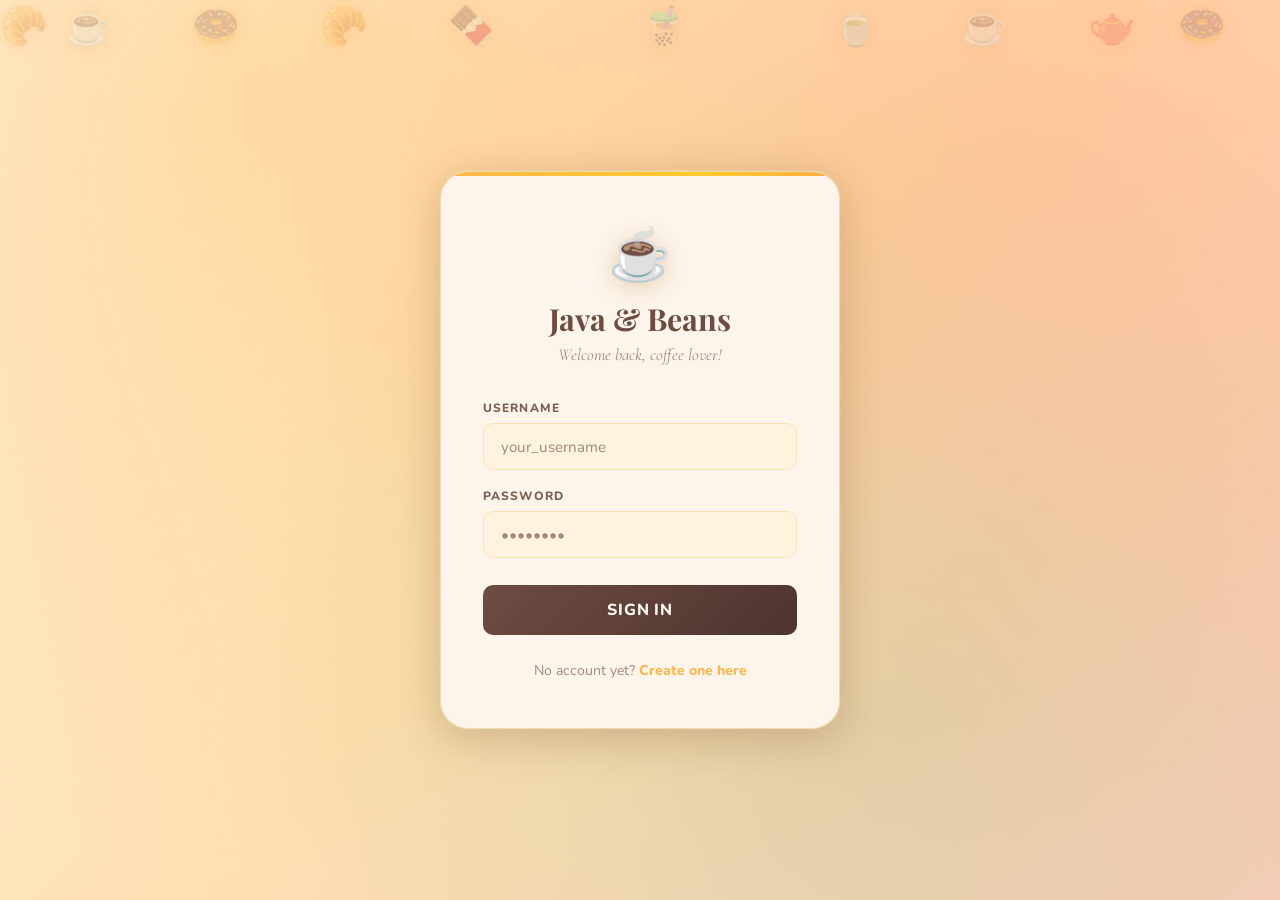
<file: index.html>
<!DOCTYPE html>
<html lang="en">
<head>
  <meta charset="UTF-8">
  <meta name="viewport" content="width=device-width, initial-scale=1.0">
  <title>Java & Beans — Login</title>
  <link rel="stylesheet" href="style.css">
</head>
<body>
  <div class="bg-float" aria-hidden="true">
  <span>☕</span><span>🍩</span><span>🥐</span>
  <span>🍫</span><span>🧋</span><span>🍵</span>
  <span>☕</span><span>🫖</span><span>🍩</span><span>🥐</span>
</div>
  <div class="auth-page">
    <div class="auth-card">
      <div class="auth-brand">
        <span class="cup-icon">☕</span>
        <h1>Java & Beans</h1>
        <p>Welcome back, coffee lover!</p>
      </div>

      <div class="field">
        <label for="login-user">Username</label>
        <input type="text" id="login-user" placeholder="your_username">
      </div>

      <div class="field">
        <label for="login-pass">Password</label>
        <input type="password" id="login-pass" placeholder="••••••••">
      </div>

      <button class="btn-primary" id="login-btn">Sign In</button>

      <p class="auth-footer">
        No account yet? <a href="register.html">Create one here</a>
      </p>
    </div>
  </div>

  <script src="script.js"></script>
</body>
</html>
</file>
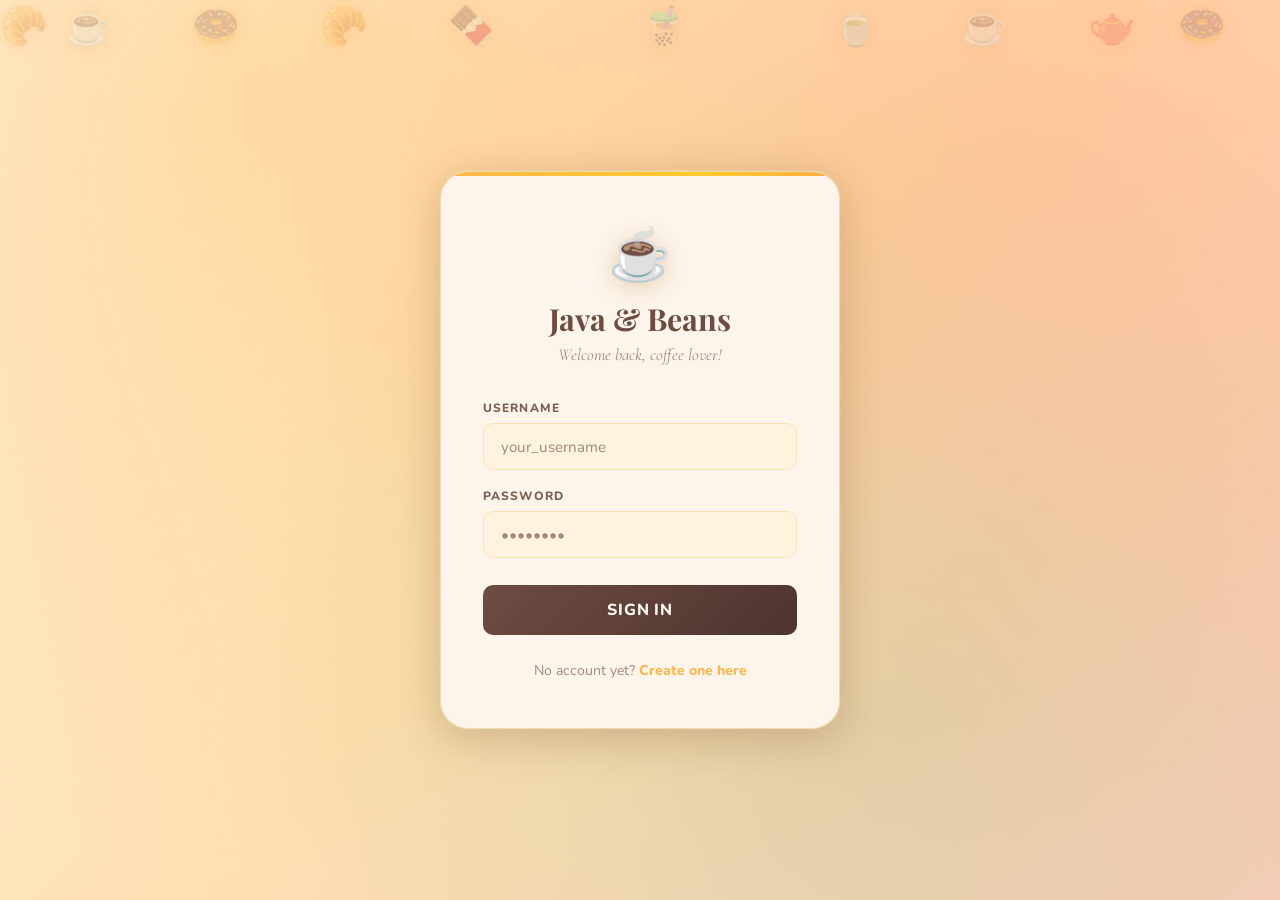
<file: cart.html>
<!DOCTYPE html>
<html lang="en">
<head>
  <meta charset="UTF-8">
  <meta name="viewport" content="width=device-width, initial-scale=1.0">
  <title>Java & Beans — Cart</title>
  <link rel="stylesheet" href="style.css">
</head>
<body>
<div class="bg-float" aria-hidden="true">
  <span>☕</span><span>🍩</span><span>🥐</span>
  <span>🍫</span><span>🧋</span><span>🍵</span>
  <span>☕</span><span>🫖</span><span>🍩</span><span>🥐</span>
</div>
  <nav class="navbar">
    <div class="logo"><span>☕</span> Java & Beans</div>
    <div class="nav-links">
      <a href="dashboard.html">Home</a>
      <a href="menu.html">Menu</a>
      <a href="cart.html" class="active">Cart <span class="cart-badge" id="cart-count">0</span></a>
      <button class="logout-btn" id="logout-btn">Sign out</button>
    </div>
  </nav>

  <div class="page">
    <h1 class="page-heading">Your Cart</h1>
    <p class="page-subheading">Almost there — review your order below</p>

    <div class="cart-layout">
      <div class="cart-items-box" id="cart-items">
        <!-- filled by script.js -->
      </div>

      <div class="cart-summary">
        <h2>Order Summary</h2>
        <div id="summary-rows"></div>
        <div class="summary-row">
          <span>Total</span>
          <span id="total-price">₱0</span>
        </div>
        <button class="btn-checkout" onclick="checkout()">Place Order ✓</button>
        <a href="menu.html" style="display:block; text-align:center; margin-top:0.8rem; font-size:0.85rem; color:var(--text-muted); text-decoration:none;">+ Add more items</a>
      </div>
    </div>
  </div>

  <script src="script.js"></script>
</body>
</html>
</file>
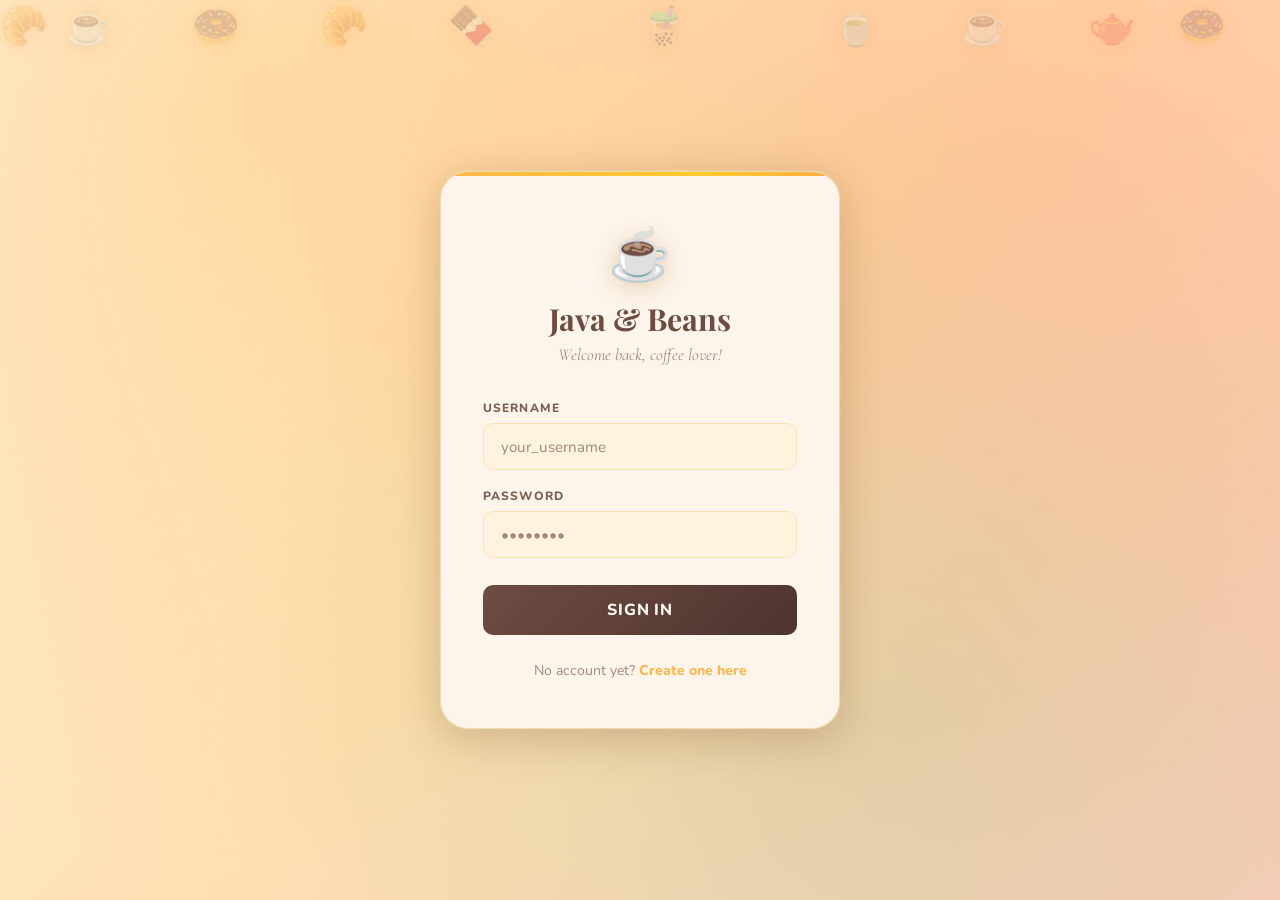
<file: menu.html>
<!DOCTYPE html>
<html lang="en">
<head>
  <meta charset="UTF-8">
  <meta name="viewport" content="width=device-width, initial-scale=1.0">
  <title>Java & Beans — Menu</title>
  <link rel="stylesheet" href="style.css">
</head>
<body>
<div class="bg-float" aria-hidden="true">
  <span>☕</span><span>🍩</span><span>🥐</span>
  <span>🍫</span><span>🧋</span><span>🍵</span>
  <span>☕</span><span>🫖</span><span>🍩</span><span>🥐</span>
</div>
  <nav class="navbar">
    <div class="logo"><span>☕</span> Java & Beans</div>
    <div class="nav-links">
      <a href="dashboard.html">Home</a>
      <a href="menu.html" class="active">Menu</a>
      <a href="cart.html">Cart <span class="cart-badge" id="cart-count">0</span></a>
      <button class="logout-btn" id="logout-btn">Sign out</button>
    </div>
  </nav>

  <div class="page">
    <h1 class="page-heading">Our Coffee Menu</h1>
    <p class="page-subheading">Handcrafted with love, served with warmth ☀️</p>
    <div id="menu-list" class="menu-grid"></div>
  </div>

  <script src="script.js"></script>
</body>
</html>
</file>
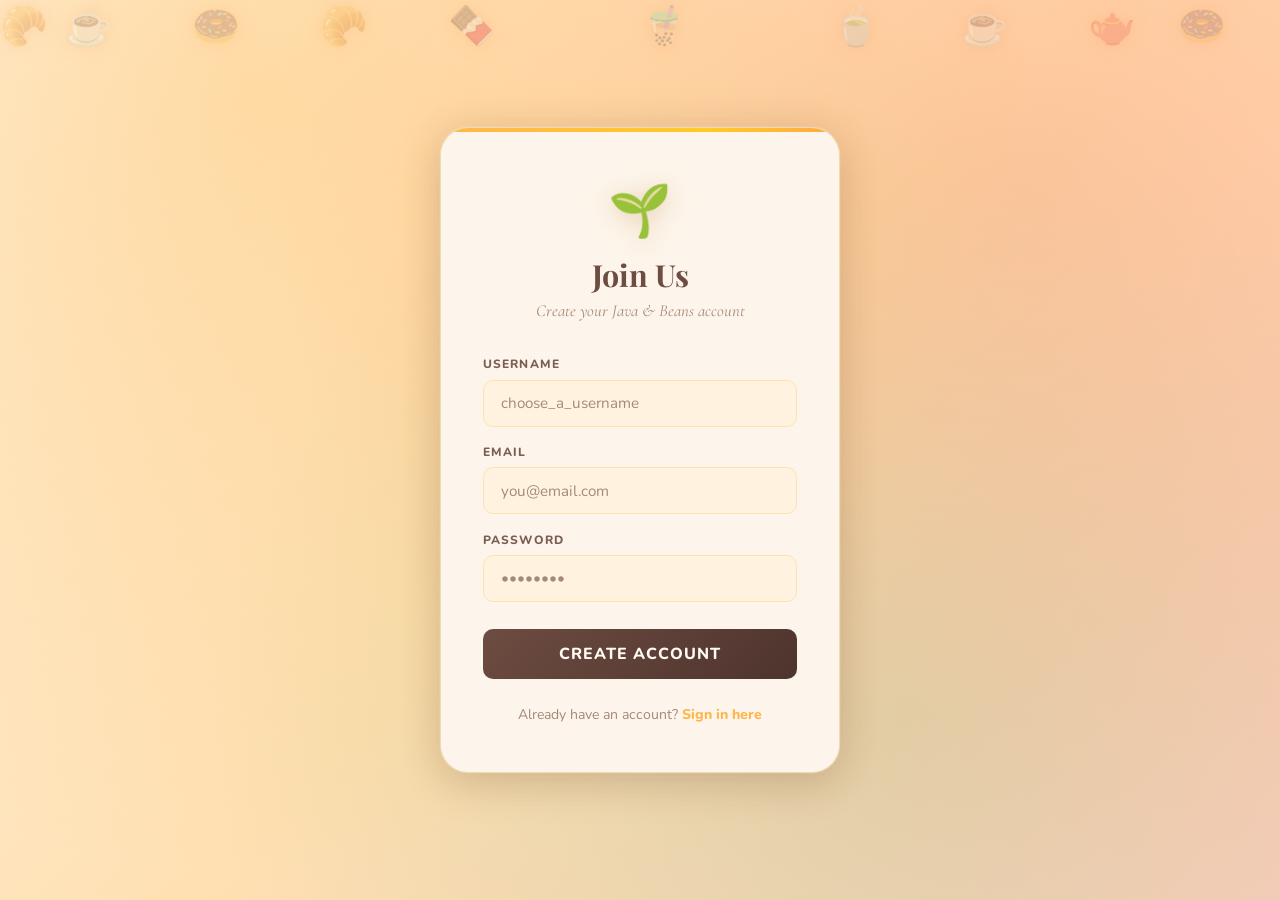
<file: register.html>
<!DOCTYPE html>
<html lang="en">
<head>
  <meta charset="UTF-8">
  <meta name="viewport" content="width=device-width, initial-scale=1.0">
  <title>Java & Beans — Create Account</title>
  <link rel="stylesheet" href="style.css">
</head>
<body>
  <div class="bg-float" aria-hidden="true">
  <span>☕</span><span>🍩</span><span>🥐</span>
  <span>🍫</span><span>🧋</span><span>🍵</span>
  <span>☕</span><span>🫖</span><span>🍩</span><span>🥐</span>
</div>
  <div class="auth-page">
    <div class="auth-card">
      <div class="auth-brand">
        <span class="cup-icon">🌱</span>
        <h1>Join Us</h1>
        <p>Create your Java & Beans account</p>
      </div>

      <div class="field">
        <label for="reg-user">Username</label>
        <input type="text" id="reg-user" placeholder="choose_a_username">
      </div>

      <div class="field">
        <label for="reg-email">Email</label>
        <input type="email" id="reg-email" placeholder="you@email.com">
      </div>

      <div class="field">
        <label for="reg-pass">Password</label>
        <input type="password" id="reg-pass" placeholder="••••••••">
      </div>

      <button class="btn-primary" id="register-btn">Create Account</button>

      <p class="auth-footer">
        Already have an account? <a href="index.html">Sign in here</a>
      </p>
    </div>
  </div>

  <script src="script.js"></script>
</body>
</html>
</file>
<file: style.css>
@import url('https://fonts.googleapis.com/css2?family=Playfair+Display:ital,wght@0,400;0,600;0,700;1,400&family=Nunito:wght@400;500;600;700;800&family=Cormorant+Garamond:ital,wght@0,400;0,600;1,400&display=swap');

/* ══════════════════════════════════════
   COFFEE HOUSE — Design System
   Warm, atmospheric, artisan coffeehouse
   ══════════════════════════════════════ */

:root {
  /* Core Palette */
   --cream:        #fffaf3;
  --warm-white:   #ffffff;
  --latte:        #ffe0b2;
  --caramel:      #ffb74d;
  --espresso:     #6d4c41;
  --mocha:        #4e342e;
  --foam:         #fff3e0;
  --sage:         #81c784;
  --blush:        #ffccbc;
  --gold:         #ffca28;
  --amber:        #ff8a65;

  /* Text */
  --text-main:    #3E2723;
  --text-soft:    #7B5E52;
  --text-muted:   #A58878;

  /* Shadows */
  --shadow-soft:  0 4px 24px rgba(92, 61, 46, 0.12);
  --shadow-card:  0 12px 40px rgba(92, 61, 46, 0.18);
  --shadow-glow:  0 0 40px rgba(200, 150, 90, 0.20);

  /* Shape */
  --radius:       18px;
  --radius-sm:    10px;
  --radius-lg:    28px;
}

/* ── RESET ── */
*, *::before, *::after {
  box-sizing: border-box;
  margin: 0;
  padding: 0;
}

/* ══════════════════════════════════════
   BODY — Rich Coffee Shop Atmosphere
   ══════════════════════════════════════ */
body {
  font-family: 'Nunito', sans-serif;
  color: var(--text-main);
  min-height: 100vh;
  position: relative;
  overflow-x: hidden;

  /* Deep, warm dark wood base */
  background: linear-gradient(
    135deg,
    #fff7f0 0%,
    #ffe8d6 35%,
    #fcd5ce 70%,
    #fae1dd 100%
  );
}

/* ── LAYERED ATMOSPHERIC BACKGROUND ── */
body::before {
  content: '';
  position: fixed;
  inset: 0;
  z-index: 0;
  pointer-events: none;

  background:
    radial-gradient(circle at 20% 10%, rgba(255, 183, 77, 0.35), transparent 60%),
    radial-gradient(circle at 80% 20%, rgba(255, 138, 101, 0.30), transparent 60%),
    radial-gradient(circle at 70% 80%, rgba(129, 199, 132, 0.25), transparent 60%),
    linear-gradient(135deg, #fff3e0 0%, #ffe0b2 50%, #ffccbc 100%);
}
/* ── STEAM / BOKEH PARTICLES ── */
body::after {
  content: '';
  position: fixed;
  inset: 0;
  z-index: 0;
  pointer-events: none;

  /* Subtle grain texture for the worn wood / paper feel */
  background-image:
    url("data:image/svg+xml,%3Csvg xmlns='http://www.w3.org/2000/svg' width='300' height='300'%3E%3Cfilter id='n'%3E%3CfeTurbulence type='fractalNoise' baseFrequency='0.75' numOctaves='4' stitchTiles='stitch'/%3E%3C/filter%3E%3Crect width='300' height='300' filter='url(%23n)' opacity='0.04'/%3E%3C/svg%3E");
  background-repeat: repeat;
  background-size: 200px 200px;
  opacity: 0.25;
}

/* ── FLOATING COFFEE ICON LAYER ── */
/* ── FLOATING COFFEE ICONS (ENHANCED & VISIBLE) ── */
.bg-float {
  position: fixed;
  inset: 0;
  z-index: 0;
  pointer-events: none;
  overflow: hidden;
}

.bg-float span {
  position: absolute;
  font-size: clamp(26px, 3vw, 48px);

  /* MORE VISIBLE */
  opacity: 0.25;

  /* REMOVE blur (makes icons clearer) */
  filter: none;

  /* COLORFUL GLOW */
  text-shadow:
    0 0 8px rgba(255, 183, 77, 0.6),
    0 0 14px rgba(255, 138, 101, 0.5);

  animation: floatUp 14s linear infinite;
}

/* RANDOM POSITIONS */
.bg-float span:nth-child(1)  { left: 5%;  animation-delay: 0s; }
.bg-float span:nth-child(2)  { left: 15%; animation-delay: 2s; }
.bg-float span:nth-child(3)  { left: 25%; animation-delay: 4s; }
.bg-float span:nth-child(4)  { left: 35%; animation-delay: 1s; }
.bg-float span:nth-child(5)  { left: 50%; animation-delay: 3s; }
.bg-float span:nth-child(6)  { left: 65%; animation-delay: 5s; }
.bg-float span:nth-child(7)  { left: 75%; animation-delay: 2.5s; }
.bg-float span:nth-child(8)  { left: 85%; animation-delay: 6s; }
.bg-float span:nth-child(9)  { left: 92%; animation-delay: 3.5s; }

/* SMOOTHER & MORE VISIBLE ANIMATION */
@keyframes floatUp {
  0% {
    transform: translateY(110vh) scale(0.9) rotate(0deg);
    opacity: 0;
  }
  10% {
    opacity: 0.35;
  }
  50% {
    opacity: 0.3;
    transform: translateY(40vh) scale(1.1) rotate(8deg);
  }
  90% {
    opacity: 0.35;
  }
  100% {
    transform: translateY(-10vh) scale(1) rotate(-5deg);
    opacity: 0;
  }
}

.bg-float span:nth-child(even) {
  color: #ff8a65; /* warm orange */
}

.bg-float span:nth-child(odd) {
  color: #ffb74d; /* soft gold */
}

/* ══════════════════════════════════════
   NAVBAR
   ══════════════════════════════════════ */
.navbar {
  position: sticky;
  top: 0;
  z-index: 100;
  display: flex;
  justify-content: space-between;
  align-items: center;
  padding: 0 2.5rem;
  height: 70px;

  /* Frosted dark wood bar */
  background: rgba(30, 16, 8, 0.80);
  backdrop-filter: blur(18px) saturate(1.4);
  -webkit-backdrop-filter: blur(18px) saturate(1.4);
  border-bottom: 1px solid rgba(212, 168, 67, 0.20);
  box-shadow: 0 2px 32px rgba(0, 0, 0, 0.35);
}

.logo {
  font-family: 'Playfair Display', serif;
  font-size: 1.45rem;
  font-weight: 700;
  color: var(--cream);
  letter-spacing: 0.02em;
  display: flex;
  align-items: center;
  gap: 0.5rem;
  text-shadow: 0 1px 8px rgba(212, 168, 67, 0.3);
}

.logo span {
  font-size: 1.6rem;
  filter: drop-shadow(0 0 6px rgba(212, 168, 67, 0.5));
}

.nav-links {
  display: flex;
  align-items: center;
  gap: 0.4rem;
}

.nav-links a {
  font-size: 0.88rem;
  font-weight: 700;
  color: rgba(253, 246, 238, 0.70);
  text-decoration: none;
  padding: 0.42rem 1rem;
  border-radius: 50px;
  letter-spacing: 0.03em;
  transition: all 0.22s ease;
}

.nav-links a:hover {
  background: rgba(212, 168, 67, 0.15);
  color: var(--gold);
}

.nav-links a.active {
  background: var(--caramel);
  color: var(--cream);
  box-shadow: 0 2px 12px rgba(200, 150, 90, 0.40);
}

/* ── LOGOUT BUTTON ── */
.logout-btn {
  font-family: 'Nunito', sans-serif;
  font-size: 0.85rem;
  font-weight: 700;
  color: rgba(253, 246, 238, 0.65);
  background: transparent;
  border: 1px solid rgba(212, 168, 67, 0.30);
  border-radius: 50px;
  padding: 0.4rem 1rem;
  cursor: pointer;
  transition: all 0.22s ease;
  letter-spacing: 0.03em;
}

.logout-btn:hover {
  background: rgba(212, 168, 67, 0.15);
  color: var(--gold);
  border-color: rgba(212, 168, 67, 0.55);
}

/* ══════════════════════════════════════
   AUTH PAGES
   ══════════════════════════════════════ */
.auth-page {
  min-height: 100vh;
  display: flex;
  align-items: center;
  justify-content: center;
  padding: 2rem;
  position: relative;
  z-index: 1;
}

.auth-card {
  background: rgba(253, 246, 238, 0.97);
  border: 1.5px solid rgba(212, 168, 67, 0.35);
  border-radius: var(--radius-lg);
  padding: 3rem 2.6rem;
  width: 100%;
  max-width: 400px;
  box-shadow:
    var(--shadow-card),
    0 0 0 1px rgba(255, 255, 255, 0.10),
    var(--shadow-glow);
  animation: fadeUp 0.55s cubic-bezier(.22,1,.36,1) both;
  position: relative;
  overflow: hidden;
}

/* Gold accent strip at top of card */
.auth-card::before {
  content: '';
  position: absolute;
  top: 0; left: 0; right: 0;
  height: 4px;
  background: linear-gradient(90deg, var(--caramel), var(--gold), var(--amber), var(--caramel));
  background-size: 200% 100%;
  animation: shimmer 3s ease infinite;
}

@keyframes shimmer {
  0%   { background-position: 0% 50%; }
  50%  { background-position: 100% 50%; }
  100% { background-position: 0% 50%; }
}

.auth-brand {
  text-align: center;
  margin-bottom: 2.2rem;
}

.auth-brand .cup-icon {
  font-size: 3.2rem;
  display: block;
  margin-bottom: 0.7rem;
  filter: drop-shadow(0 4px 12px rgba(200, 150, 90, 0.4));
  animation: gentleFloat 3s ease-in-out infinite;
}

@keyframes gentleFloat {
  0%, 100% { transform: translateY(0); }
  50%       { transform: translateY(-6px); }
}

.auth-brand h1 {
  font-family: 'Playfair Display', serif;
  font-size: 1.9rem;
  color: var(--espresso);
  font-weight: 700;
  line-height: 1.2;
}

.auth-brand p {
  font-size: 0.90rem;
  color: var(--text-muted);
  margin-top: 0.4rem;
  font-style: italic;
  font-family: 'Cormorant Garamond', serif;
  font-size: 1.05rem;
}

/* ══════════════════════════════════════
   FORM FIELDS
   ══════════════════════════════════════ */
.field {
  margin-bottom: 1.1rem;
}

.field label {
  display: block;
  font-size: 0.75rem;
  font-weight: 800;
  color: var(--text-soft);
  margin-bottom: 0.45rem;
  text-transform: uppercase;
  letter-spacing: 0.10em;
}

.field input {
  width: 100%;
  padding: 0.78rem 1.1rem;
  border: 1.5px solid var(--latte);
  border-radius: var(--radius-sm);
  background: var(--foam);
  font-family: 'Nunito', sans-serif;
  font-size: 0.95rem;
  color: var(--text-main);
  outline: none;
  transition: border-color 0.22s, box-shadow 0.22s, background 0.22s;
}

.field input::placeholder { color: var(--text-muted); }

.field input:focus {
  border-color: var(--caramel);
  background: var(--warm-white);
  box-shadow: 0 0 0 4px rgba(200, 150, 90, 0.14);
}

/* ══════════════════════════════════════
   BUTTONS
   ══════════════════════════════════════ */
.btn-primary {
  width: 100%;
  padding: 0.88rem;
  background: linear-gradient(135deg, var(--espresso) 0%, var(--mocha) 100%);
  color: var(--cream);
  border: none;
  border-radius: var(--radius-sm);
  font-family: 'Nunito', sans-serif;
  font-size: 1rem;
  font-weight: 800;
  cursor: pointer;
  letter-spacing: 0.06em;
  text-transform: uppercase;
  transition: all 0.22s ease;
  margin-top: 0.6rem;
  position: relative;
  overflow: hidden;
}

.btn-primary::after {
  content: '';
  position: absolute;
  inset: 0;
  background: linear-gradient(135deg, rgba(255,255,255,0.08) 0%, transparent 100%);
  opacity: 0;
  transition: opacity 0.2s;
}

.btn-primary:hover {
  transform: translateY(-2px);
  box-shadow: 0 6px 22px rgba(62, 39, 35, 0.35);
}

.btn-primary:hover::after { opacity: 1; }
.btn-primary:active { transform: translateY(0); }

.btn-secondary {
  padding: 0.78rem 1.7rem;
  background: linear-gradient(135deg, var(--caramel) 0%, var(--amber) 100%);
  color: white;
  border: none;
  border-radius: var(--radius-sm);
  font-family: 'Nunito', sans-serif;
  font-size: 0.95rem;
  font-weight: 700;
  cursor: pointer;
  transition: all 0.22s ease;
  text-decoration: none;
  display: inline-block;
  letter-spacing: 0.02em;
}

.btn-secondary:hover {
  transform: translateY(-2px);
  box-shadow: 0 6px 22px rgba(200, 150, 90, 0.40);
  filter: brightness(1.08);
}

.btn-checkout {
  width: 100%;
  padding: 1rem;
  background: linear-gradient(135deg, var(--sage) 0%, #6f9470 100%);
  color: white;
  border: none;
  border-radius: var(--radius-sm);
  font-family: 'Nunito', sans-serif;
  font-size: 1rem;
  font-weight: 800;
  cursor: pointer;
  letter-spacing: 0.04em;
  transition: all 0.22s ease;
  margin-top: 1rem;
}

.btn-checkout:hover {
  transform: translateY(-2px);
  box-shadow: 0 6px 22px rgba(143, 175, 143, 0.38);
  filter: brightness(1.06);
}

/* ══════════════════════════════════════
   AUTH FOOTER
   ══════════════════════════════════════ */
.auth-footer {
  text-align: center;
  margin-top: 1.6rem;
  font-size: 0.88rem;
  color: var(--text-muted);
}

.auth-footer a {
  color: var(--caramel);
  font-weight: 800;
  text-decoration: none;
  transition: color 0.2s;
}

.auth-footer a:hover {
  color: var(--amber);
  text-decoration: underline;
}

/* ══════════════════════════════════════
   PAGE WRAPPER
   ══════════════════════════════════════ */
.page {
  position: relative;
  z-index: 1;
  padding: 2.8rem 2rem;
  max-width: 1120px;
  margin: 0 auto;
}

.page-heading {
  font-family: 'Playfair Display', serif;
  font-size: 2.1rem;
  color: #5C4033;
  margin-bottom: 0.4rem;
  font-weight: 700;
  letter-spacing: 0.01em;
  text-shadow: 0 2px 16px rgba(0,0,0,0.4);
}

.page-subheading {
  color: #5C4033;
  font-size: 0.95rem;
  margin-bottom: 2.2rem;
  font-family: 'Cormorant Garamond', serif;
  font-style: italic;
  font-size: 1.1rem;
}

/* ══════════════════════════════════════
   DASHBOARD HERO
   ══════════════════════════════════════ */
.dashboard-hero {
  background:
    linear-gradient(135deg,
      rgba(253, 246, 238, 0.97) 0%,
      rgba(250, 240, 230, 0.95) 100%);
  border: 1.5px solid rgba(212, 168, 67, 0.30);
  border-radius: var(--radius-lg);
  padding: 3rem 2.8rem;
  display: flex;
  align-items: center;
  justify-content: space-between;
  gap: 2rem;
  box-shadow: var(--shadow-card), 0 0 60px rgba(200, 130, 60, 0.10);
  margin-bottom: 2rem;
  animation: fadeUp 0.55s cubic-bezier(.22,1,.36,1) both;
  position: relative;
  overflow: hidden;
  flex-wrap: wrap;
}

/* Decorative ring in hero */
.dashboard-hero::before {
  content: '';
  position: absolute;
  top: -60px; right: -60px;
  width: 220px; height: 220px;
  border-radius: 50%;
  background: radial-gradient(circle, rgba(200, 150, 90, 0.12) 0%, transparent 70%);
  pointer-events: none;
}

.hero-text h1 {
  font-family: 'Playfair Display', serif;
  font-size: 2.3rem;
  color: var(--espresso);
  margin-bottom: 0.5rem;
  font-weight: 700;
  line-height: 1.2;
}

.hero-text p {
  color: var(--text-muted);
  font-size: 1rem;
  margin-bottom: 1.6rem;
  font-family: 'Cormorant Garamond', serif;
  font-style: italic;
  font-size: 1.15rem;
}

.hero-art {
  font-size: 6.5rem;
  opacity: 0.90;
  flex-shrink: 0;
  filter: drop-shadow(0 8px 24px rgba(92, 61, 46, 0.25));
  animation: gentleFloat 4s ease-in-out infinite;
}

/* ── QUICK LINKS ── */
.quick-links {
  display: grid;
  grid-template-columns: repeat(auto-fit, minmax(180px, 1fr));
  gap: 1.1rem;
}

.quick-card {
  background: rgba(253, 246, 238, 0.92);
  border: 1.5px solid rgba(212, 168, 67, 0.22);
  border-radius: var(--radius);
  padding: 1.6rem 1.2rem;
  text-align: center;
  text-decoration: none;
  color: var(--text-main);
  transition: all 0.25s ease;
  box-shadow: var(--shadow-soft);
  backdrop-filter: blur(8px);
  position: relative;
  overflow: hidden;
}

.quick-card::before {
  content: '';
  position: absolute;
  inset: 0;
  background: linear-gradient(135deg, rgba(212,168,67,0.08) 0%, transparent 60%);
  opacity: 0;
  transition: opacity 0.25s;
}

.quick-card:hover {
  transform: translateY(-4px);
  box-shadow: var(--shadow-card), 0 0 30px rgba(200, 150, 90, 0.15);
  border-color: var(--caramel);
}

.quick-card:hover::before { opacity: 1; }

.quick-card .qc-icon {
  font-size: 2.1rem;
  margin-bottom: 0.7rem;
  display: block;
  filter: drop-shadow(0 2px 6px rgba(92,61,46,0.18));
}

.quick-card .qc-title {
  font-weight: 800;
  font-size: 0.93rem;
  color: var(--espresso);
  letter-spacing: 0.02em;
}

.quick-card .qc-desc {
  font-size: 0.80rem;
  color: var(--text-muted);
  margin-top: 0.25rem;
  font-style: italic;
  font-family: 'Cormorant Garamond', serif;
  font-size: 0.95rem;
}

/* ══════════════════════════════════════
   MENU GRID
   ══════════════════════════════════════ */
.menu-grid {
  display: grid;
  grid-template-columns: repeat(auto-fit, minmax(230px, 1fr));
  gap: 1.5rem;
}

.menu-item {
  background: rgba(253, 246, 238, 0.96);
  border: 1.5px solid rgba(212, 168, 67, 0.20);
  border-radius: var(--radius);
  padding: 1.8rem 1.5rem;
  text-align: center;
  box-shadow: var(--shadow-soft);
  transition: all 0.25s ease;
  animation: fadeUp 0.4s cubic-bezier(.22,1,.36,1) both;
  position: relative;
  overflow: hidden;
}

/* Warm inner glow on hover */
.menu-item::after {
  content: '';
  position: absolute;
  inset: 0;
  border-radius: var(--radius);
  background: radial-gradient(ellipse at 50% 100%, rgba(200,150,90,0.12) 0%, transparent 65%);
  opacity: 0;
  transition: opacity 0.3s;
  pointer-events: none;
}

.menu-item:hover {
  transform: translateY(-5px);
  box-shadow: var(--shadow-card), 0 0 35px rgba(200, 150, 90, 0.15);
  border-color: rgba(200, 150, 90, 0.55);
}

.menu-item:hover::after { opacity: 1; }

.menu-item .item-icon {
  font-size: 3rem;
  margin-bottom: 0.9rem;
  display: block;
  filter: drop-shadow(0 4px 10px rgba(92, 61, 46, 0.20));
  transition: transform 0.3s ease;
}

.menu-item:hover .item-icon {
  transform: scale(1.12) rotate(-3deg);
}

.menu-item h3 {
  font-family: 'Playfair Display', serif;
  font-size: 1.2rem;
  color: var(--espresso);
  margin-bottom: 0.3rem;
  font-weight: 700;
}

.menu-item .item-price {
  font-size: 1.05rem;
  font-weight: 800;
  color: var(--caramel);
  margin-bottom: 0.9rem;
  display: block;
  letter-spacing: 0.02em;
}

.menu-item .item-desc {
  font-size: 0.82rem;
  color: var(--text-muted);
  margin-bottom: 1.1rem;
  line-height: 1.55;
  font-family: 'Cormorant Garamond', serif;
  font-style: italic;
  font-size: 0.98rem;
}

.btn-add {
  width: 100%;
  padding: 0.68rem;
  background: var(--foam);
  color: var(--espresso);
  border: 1.5px solid var(--latte);
  border-radius: var(--radius-sm);
  font-family: 'Nunito', sans-serif;
  font-size: 0.88rem;
  font-weight: 800;
  cursor: pointer;
  letter-spacing: 0.04em;
  transition: all 0.22s ease;
  text-transform: uppercase;
}

.btn-add:hover {
  background: linear-gradient(135deg, var(--espresso) 0%, var(--mocha) 100%);
  color: var(--cream);
  border-color: var(--espresso);
  transform: translateY(-1px);
  box-shadow: 0 4px 14px rgba(62, 39, 35, 0.25);
}

/* ══════════════════════════════════════
   CART
   ══════════════════════════════════════ */
.cart-layout {
  display: grid;
  grid-template-columns: 1fr 330px;
  gap: 1.6rem;
  align-items: start;
}

@media (max-width: 700px) {
  .cart-layout { grid-template-columns: 1fr; }
}

.cart-items-box {
  background: rgba(253, 246, 238, 0.96);
  border: 1.5px solid rgba(212, 168, 67, 0.22);
  border-radius: var(--radius);
  padding: 1.7rem;
  box-shadow: var(--shadow-soft);
  backdrop-filter: blur(6px);
}

.cart-item-row {
  display: flex;
  align-items: center;
  gap: 1rem;
  padding: 1rem 0;
  border-bottom: 1px solid rgba(232, 213, 183, 0.70);
  transition: background 0.2s;
}

.cart-item-row:last-child { border-bottom: none; }

.cart-item-row:hover {
  background: rgba(250, 240, 230, 0.5);
  border-radius: var(--radius-sm);
  padding-left: 0.5rem;
  padding-right: 0.5rem;
  margin: 0 -0.5rem;
}

.cart-item-icon {
  font-size: 1.65rem;
  width: 44px; height: 44px;
  background: var(--foam);
  border-radius: 10px;
  display: flex;
  align-items: center;
  justify-content: center;
  border: 1.5px solid var(--latte);
  flex-shrink: 0;
  box-shadow: inset 0 2px 6px rgba(92,61,46,0.06);
}

.cart-item-name {
  font-weight: 700;
  color: var(--espresso);
  flex: 1;
  font-size: 0.96rem;
}

.cart-item-price {
  font-weight: 800;
  color: var(--caramel);
  font-size: 0.97rem;
}

.cart-empty {
  text-align: center;
  padding: 3.5rem 1rem;
  color: var(--text-muted);
}

.cart-empty .empty-icon {
  font-size: 3.5rem;
  margin-bottom: 0.9rem;
  display: block;
  opacity: 0.6;
}

/* ── CART SUMMARY ── */
.cart-summary {
  background: rgba(253, 246, 238, 0.97);
  border: 1.5px solid rgba(212, 168, 67, 0.28);
  border-radius: var(--radius);
  padding: 1.7rem;
  box-shadow: var(--shadow-card);
  position: sticky;
  top: 88px;
  overflow: hidden;
}

/* Gold accent on summary */
.cart-summary::before {
  content: '';
  position: absolute;
  top: 0; left: 0; right: 0;
  height: 3px;
  background: linear-gradient(90deg, var(--caramel), var(--gold), var(--caramel));
  background-size: 200% 100%;
  animation: shimmer 3s ease infinite;
}

.cart-summary h2 {
  font-family: 'Playfair Display', serif;
  font-size: 1.25rem;
  color: var(--espresso);
  margin-bottom: 1.1rem;
  font-weight: 700;
}

.summary-row {
  display: flex;
  justify-content: space-between;
  align-items: center;
  padding: 0.55rem 0;
  font-size: 0.90rem;
  color: var(--text-soft);
  border-bottom: 1px dashed rgba(232, 213, 183, 0.80);
}

.summary-row:last-of-type {
  border-bottom: none;
  padding-top: 1.1rem;
  font-weight: 800;
  font-size: 1.08rem;
  color: var(--espresso);
}

/* ══════════════════════════════════════
   TOAST NOTIFICATION
   ══════════════════════════════════════ */
.toast {
  position: fixed;
  bottom: 2rem;
  right: 2rem;
  background: linear-gradient(135deg, var(--espresso), var(--mocha));
  color: var(--cream);
  padding: 0.95rem 1.5rem;
  border-radius: var(--radius-sm);
  font-size: 0.92rem;
  font-weight: 700;
  box-shadow:
    0 12px 36px rgba(62, 39, 35, 0.40),
    0 0 0 1px rgba(212, 168, 67, 0.20);
  z-index: 9999;
  animation: toastIn 0.35s cubic-bezier(.22,1,.36,1);
  display: flex;
  align-items: center;
  gap: 0.65rem;
  border-left: 3px solid var(--gold);
  letter-spacing: 0.01em;
}

.toast.hide {
  animation: toastOut 0.3s ease forwards;
}

/* ── BADGE ── */
.cart-badge {
  background: linear-gradient(135deg, var(--caramel), var(--amber));
  color: white;
  font-size: 0.68rem;
  font-weight: 800;
  border-radius: 50%;
  padding: 0.14rem 0.44rem;
  margin-left: 0.2rem;
  vertical-align: middle;
  box-shadow: 0 2px 6px rgba(200, 150, 90, 0.45);
}

/* ══════════════════════════════════════
   DIVIDER — menu section ornament
   ══════════════════════════════════════ */
.section-divider {
  display: flex;
  align-items: center;
  gap: 1rem;
  margin: 2.5rem 0 1.8rem;
}

.section-divider::before,
.section-divider::after {
  content: '';
  flex: 1;
  height: 1px;
  background: linear-gradient(90deg, transparent, rgba(212,168,67,0.35), transparent);
}

.section-divider span {
  font-family: 'Cormorant Garamond', serif;
  font-style: italic;
  font-size: 1.05rem;
  color: rgba(253, 246, 238, 0.55);
  white-space: nowrap;
  letter-spacing: 0.05em;
}

/* ══════════════════════════════════════
   ANIMATIONS
   ══════════════════════════════════════ */
@keyframes fadeUp {
  from { opacity: 0; transform: translateY(20px); }
  to   { opacity: 1; transform: translateY(0); }
}

@keyframes toastIn {
  from { opacity: 0; transform: translateY(16px) scale(0.95); }
  to   { opacity: 1; transform: translateY(0) scale(1); }
}

@keyframes toastOut {
  to { opacity: 0; transform: translateY(16px) scale(0.95); }
}

/* ══════════════════════════════════════
   RESPONSIVE
   ══════════════════════════════════════ */
@media (max-width: 600px) {
  .hero-art { display: none; }
  .auth-card { padding: 2.2rem 1.6rem; }
  .page { padding: 1.6rem 1rem; }
  .navbar { padding: 0 1rem; }
  .page-heading { font-size: 1.65rem; }
  .dashboard-hero { padding: 2rem 1.5rem; }
  .hero-text h1 { font-size: 1.7rem; }
}

/* ══════════════════════════════════════
   SCROLLBAR — themed
   ══════════════════════════════════════ */
::-webkit-scrollbar { width: 8px; }
::-webkit-scrollbar-track { background: #1a0f08; }
::-webkit-scrollbar-thumb {
  background: rgba(200, 150, 90, 0.40);
  border-radius: 4px;
}
::-webkit-scrollbar-thumb:hover {
  background: rgba(200, 150, 90, 0.65);
}

/* ══════════════════════════════════════
   SELECTION
   ══════════════════════════════════════ */
::selection {
  background: rgba(200, 150, 90, 0.30);
  color: var(--mocha);
}
</file>
